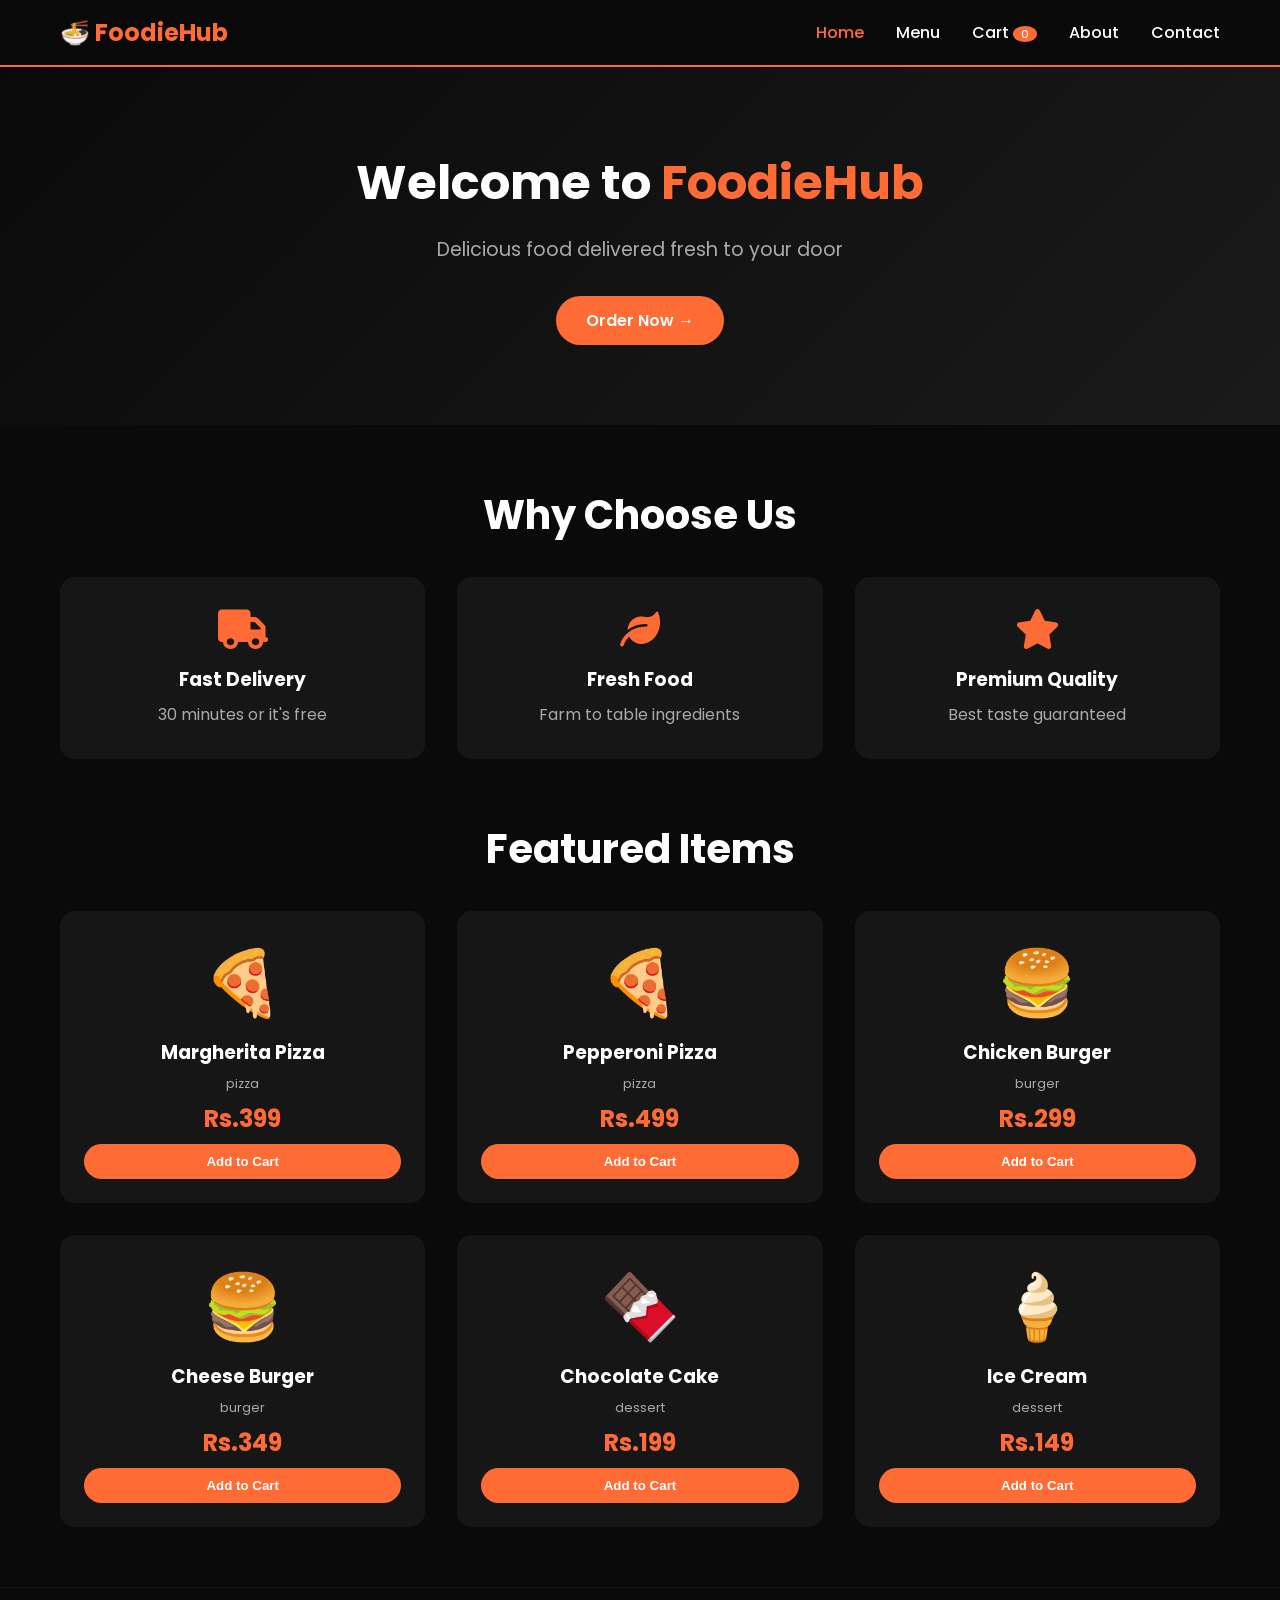
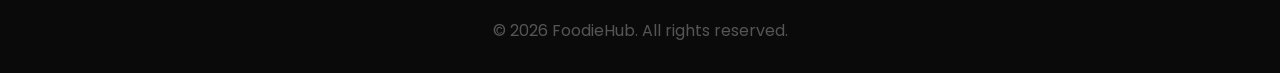
<file: index.html>
<!DOCTYPE html>
<html lang="en">
<head>
    <meta charset="UTF-8">
    <meta name="viewport" content="width=device-width, initial-scale=1.0">
    <title>FoodieHub - Home</title>
    <link rel="stylesheet" href="style.css">
    <link href="https://fonts.googleapis.com/css2?family=Poppins:wght@300;400;600;700&display=swap" rel="stylesheet">
    <link rel="stylesheet" href="https://cdnjs.cloudflare.com/ajax/libs/font-awesome/6.0.0/css/all.min.css">
</head>
<body>

    <!-- ===== NAVBAR ===== -->
    <nav class="navbar">
        <div class="container">
            <div class="logo">🍜 FoodieHub</div>
            <ul class="nav-links">
                <li><a href="index.html" class="active">Home</a></li>
                <li><a href="menu.html">Menu</a></li>
                <li><a href="cart.html">Cart <span id="cartCount">0</span></a></li>
                <li><a href="about.html">About</a></li>
                <li><a href="contact.html">Contact</a></li>
            </ul>
            <div class="hamburger" onclick="toggleMenu()">☰</div>
        </div>
    </nav>

    <!-- ===== HERO ===== -->
    <section class="hero">
        <div class="container">
            <div class="hero-content">
                <h1>Welcome to <span>FoodieHub</span></h1>
                <p>Delicious food delivered fresh to your door</p>
                <a href="menu.html" class="btn-primary">Order Now →</a>
            </div>
        </div>
    </section>

    <!-- ===== FEATURES ===== -->
    <section class="features">
        <div class="container">
            <h2 class="section-title">Why Choose Us</h2>
            <div class="features-grid">
                <div class="feature-card">
                    <i class="fas fa-truck"></i>
                    <h3>Fast Delivery</h3>
                    <p>30 minutes or it's free</p>
                </div>
                <div class="feature-card">
                    <i class="fas fa-leaf"></i>
                    <h3>Fresh Food</h3>
                    <p>Farm to table ingredients</p>
                </div>
                <div class="feature-card">
                    <i class="fas fa-star"></i>
                    <h3>Premium Quality</h3>
                    <p>Best taste guaranteed</p>
                </div>
            </div>
        </div>
    </section>

    <!-- ===== FEATURED ITEMS ===== -->
    <section class="featured">
        <div class="container">
            <h2 class="section-title">Featured Items</h2>
            <div class="products-grid" id="featuredProducts"></div>
        </div>
    </section>

    <!-- ===== FOOTER ===== -->
    <footer>
        <div class="container">
            <p>&copy; 2026 FoodieHub. All rights reserved.</p>
        </div>
    </footer>

    <script src="script.js"></script>
</body>
</html>
</file>
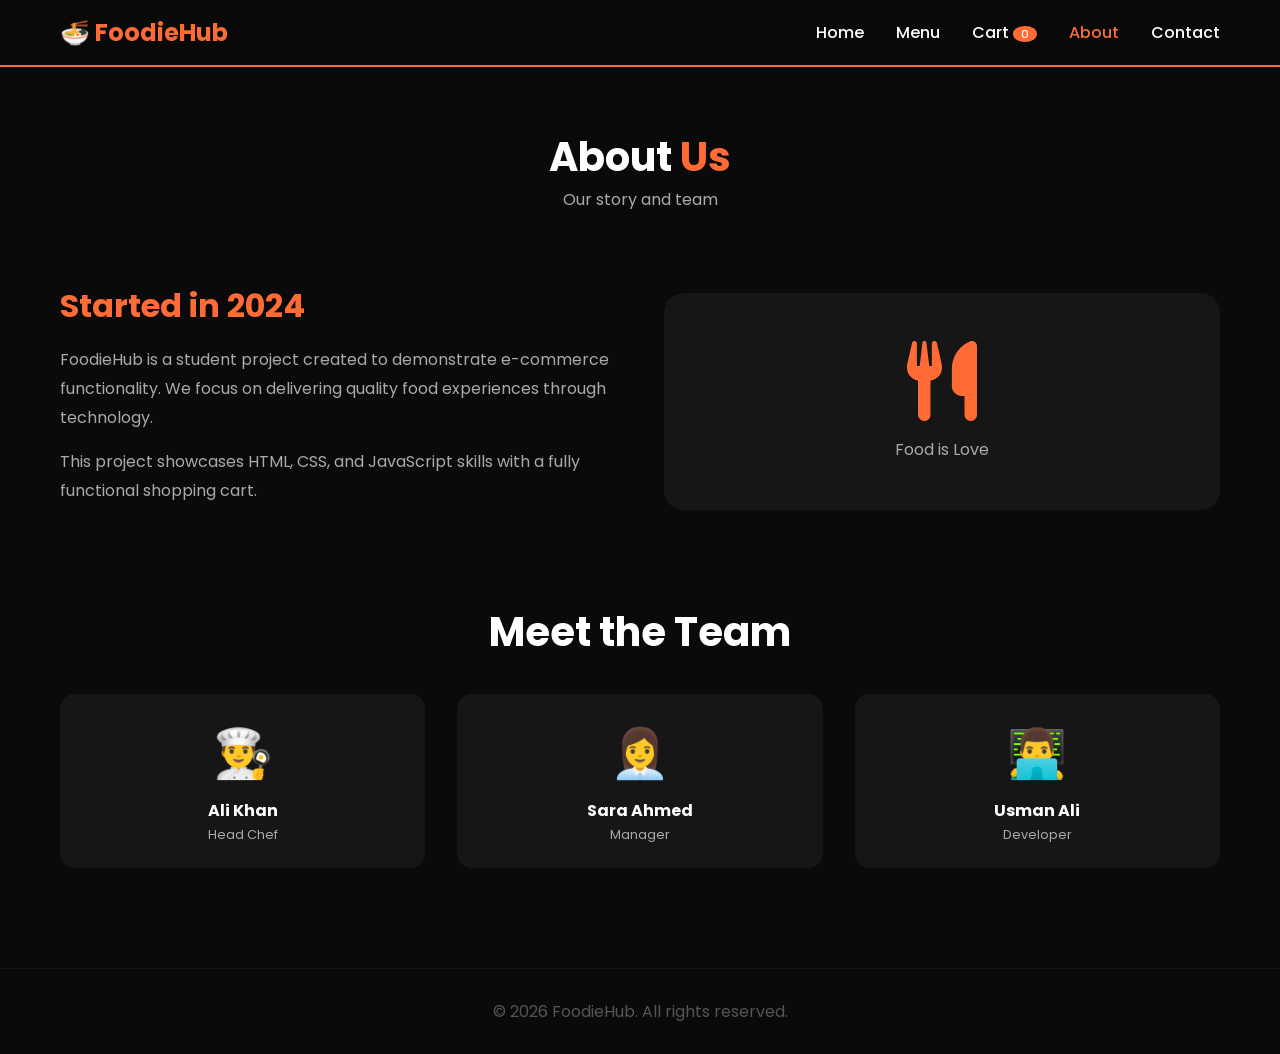
<file: about.html>
<!DOCTYPE html>
<html lang="en">
<head>
    <meta charset="UTF-8">
    <meta name="viewport" content="width=device-width, initial-scale=1.0">
    <title>FoodieHub - About</title>
    <link rel="stylesheet" href="style.css">
    <link href="https://fonts.googleapis.com/css2?family=Poppins:wght@300;400;600;700&display=swap" rel="stylesheet">
    <link rel="stylesheet" href="https://cdnjs.cloudflare.com/ajax/libs/font-awesome/6.0.0/css/all.min.css">
</head>
<body>

    <!-- ===== NAVBAR ===== -->
    <nav class="navbar">
        <div class="container">
            <div class="logo">🍜 FoodieHub</div>
            <ul class="nav-links">
                <li><a href="index.html">Home</a></li>
                <li><a href="menu.html">Menu</a></li>
                <li><a href="cart.html">Cart <span id="cartCount">0</span></a></li>
                <li><a href="about.html" class="active">About</a></li>
                <li><a href="contact.html">Contact</a></li>
            </ul>
            <div class="hamburger" onclick="toggleMenu()">☰</div>
        </div>
    </nav>

    <!-- ===== PAGE HEADER ===== -->
    <div class="page-header">
        <div class="container">
            <h1>About <span>Us</span></h1>
            <p>Our story and team</p>
        </div>
    </div>

    <!-- ===== ABOUT CONTENT ===== -->
    <section class="about-section">
        <div class="container">
            <div class="about-grid">
                <div class="about-text">
                    <h2>Started in 2024</h2>
                    <p>FoodieHub is a student project created to demonstrate e-commerce functionality. We focus on delivering quality food experiences through technology.</p>
                    <p>This project showcases HTML, CSS, and JavaScript skills with a fully functional shopping cart.</p>
                </div>
                <div class="about-image">
                    <div class="image-placeholder">
                        <i class="fas fa-utensils"></i>
                        <p>Food is Love</p>
                    </div>
                </div>
            </div>
        </div>
    </section>

    <!-- ===== TEAM ===== -->
    <section class="team">
        <div class="container">
            <h2 class="section-title">Meet the Team</h2>
            <div class="team-grid" id="teamGrid"></div>
        </div>
    </section>

    <footer>
        <div class="container">
            <p>&copy; 2026 FoodieHub. All rights reserved.</p>
        </div>
    </footer>

    <script src="script.js"></script>
</body>
</html>
</file>
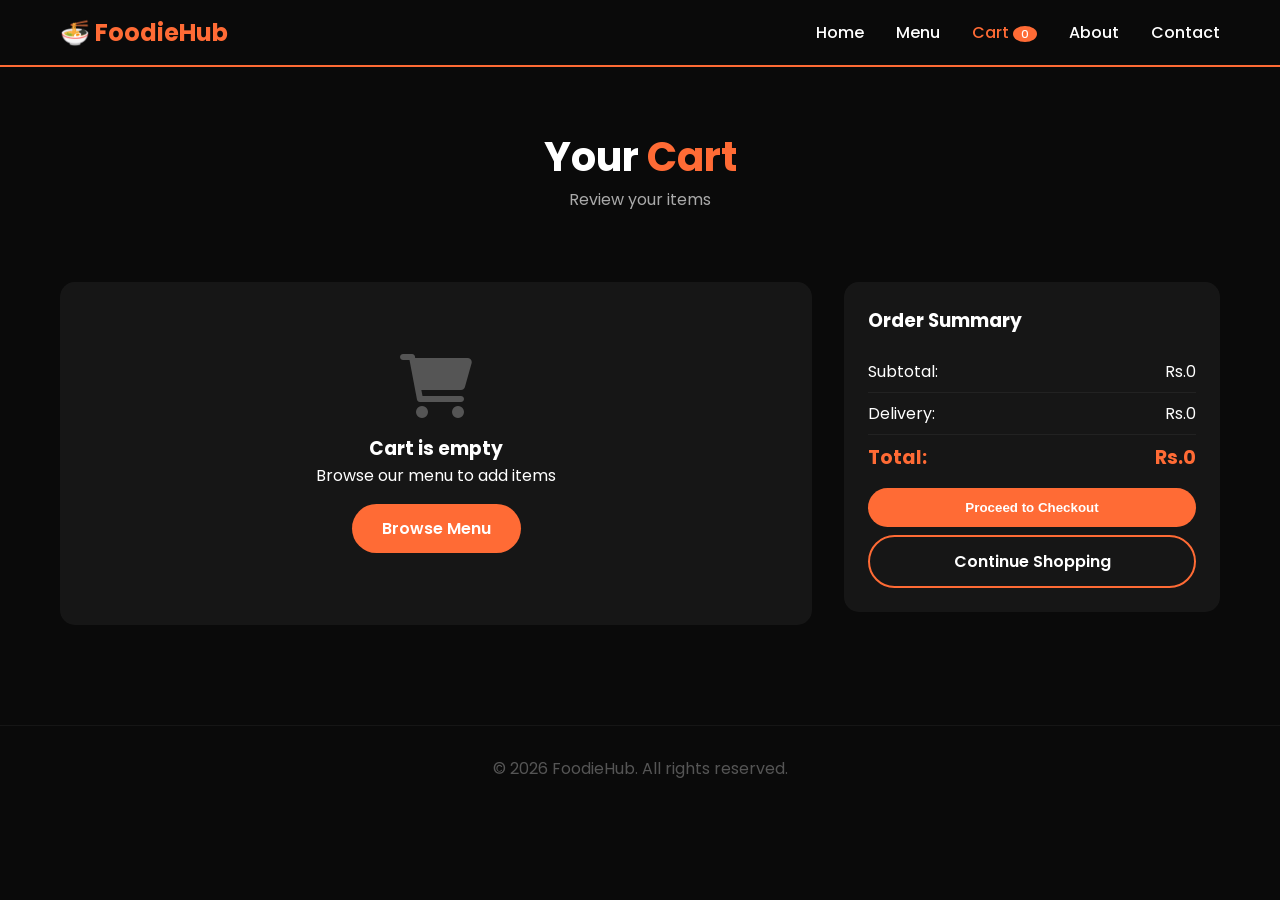
<file: cart.html>
<!DOCTYPE html>
<html lang="en">
<head>
    <meta charset="UTF-8">
    <meta name="viewport" content="width=device-width, initial-scale=1.0">
    <title>FoodieHub - Cart</title>
    <link rel="stylesheet" href="style.css">
    <link href="https://fonts.googleapis.com/css2?family=Poppins:wght@300;400;600;700&display=swap" rel="stylesheet">
    <link rel="stylesheet" href="https://cdnjs.cloudflare.com/ajax/libs/font-awesome/6.0.0/css/all.min.css">
</head>
<body>

    <!-- ===== NAVBAR ===== -->
    <nav class="navbar">
        <div class="container">
            <div class="logo">🍜 FoodieHub</div>
            <ul class="nav-links">
                <li><a href="index.html">Home</a></li>
                <li><a href="menu.html">Menu</a></li>
                <li><a href="cart.html" class="active">Cart <span id="cartCount">0</span></a></li>
                <li><a href="about.html">About</a></li>
                <li><a href="contact.html">Contact</a></li>
            </ul>
            <div class="hamburger" onclick="toggleMenu()">☰</div>
        </div>
    </nav>

    <!-- ===== PAGE HEADER ===== -->
    <div class="page-header">
        <div class="container">
            <h1>Your <span>Cart</span></h1>
            <p>Review your items</p>
        </div>
    </div>

    <!-- ===== CART ===== -->
    <section class="cart-section">
        <div class="container">
            <div class="cart-container">
                <div class="cart-items" id="cartItems"></div>
                <div class="cart-summary" id="cartSummary">
                    <h3>Order Summary</h3>
                    <div class="summary-row">
                        <span>Subtotal:</span>
                        <span id="subtotal">Rs.0</span>
                    </div>
                    <div class="summary-row">
                        <span>Delivery:</span>
                        <span id="delivery">Rs.0</span>
                    </div>
                    <div class="summary-row total">
                        <span>Total:</span>
                        <span id="total">Rs.0</span>
                    </div>
                    <button class="btn-primary" onclick="checkout()">Proceed to Checkout</button>
                    <a href="menu.html" class="btn-secondary">Continue Shopping</a>
                </div>
            </div>
        </div>
    </section>

    <footer>
        <div class="container">
            <p>&copy; 2026 FoodieHub. All rights reserved.</p>
        </div>
    </footer>

    <script src="script.js"></script>
</body>
</html>
</file>
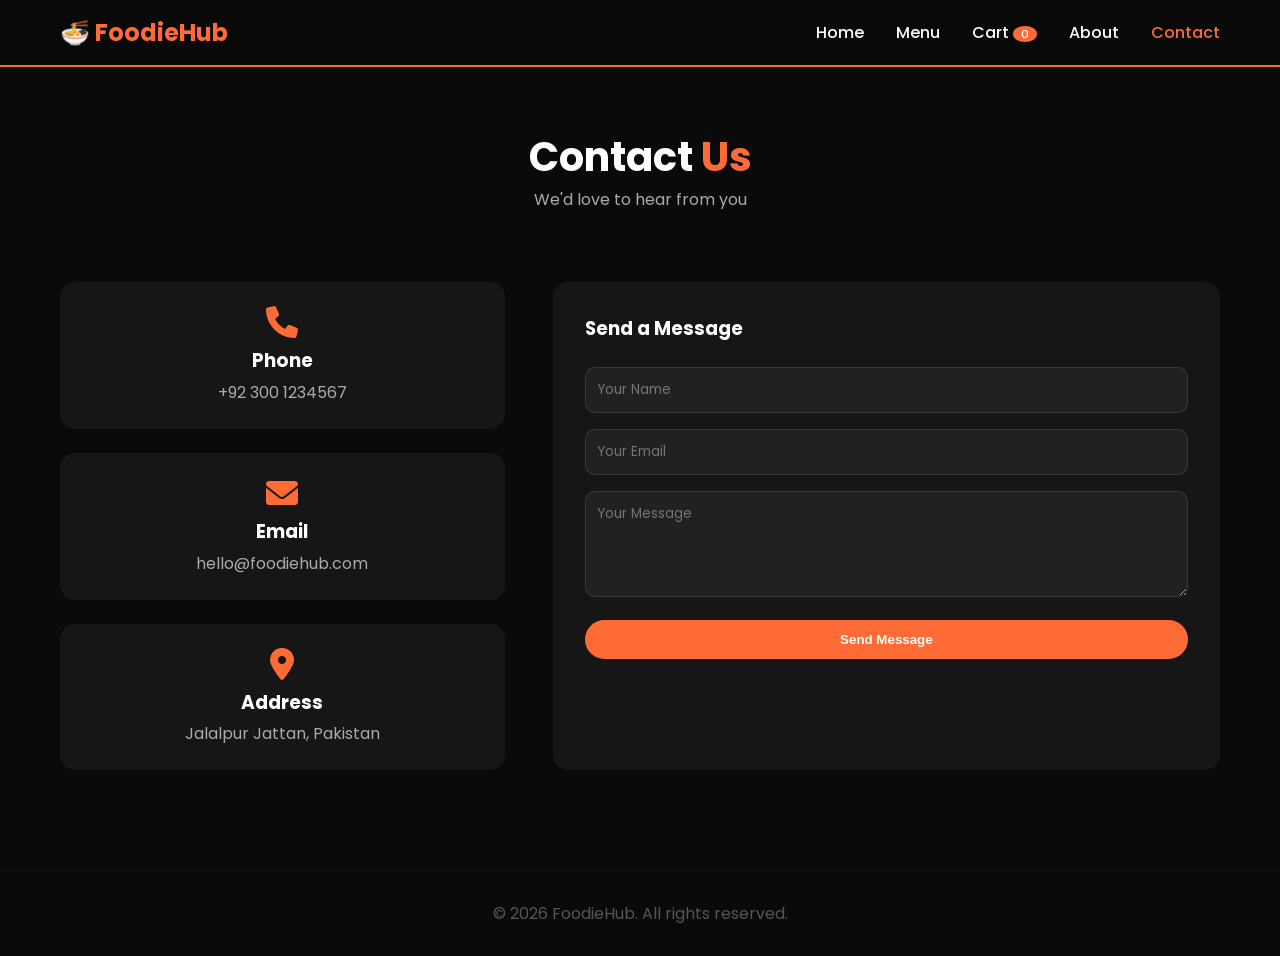
<file: contact.html>
<!DOCTYPE html>
<html lang="en">
<head>
    <meta charset="UTF-8">
    <meta name="viewport" content="width=device-width, initial-scale=1.0">
    <title>FoodieHub - Contact</title>
    <link rel="stylesheet" href="style.css">
    <link href="https://fonts.googleapis.com/css2?family=Poppins:wght@300;400;600;700&display=swap" rel="stylesheet">
    <link rel="stylesheet" href="https://cdnjs.cloudflare.com/ajax/libs/font-awesome/6.0.0/css/all.min.css">
</head>
<body>

    <!-- ===== NAVBAR ===== -->
    <nav class="navbar">
        <div class="container">
            <div class="logo">🍜 FoodieHub</div>
            <ul class="nav-links">
                <li><a href="index.html">Home</a></li>
                <li><a href="menu.html">Menu</a></li>
                <li><a href="cart.html">Cart <span id="cartCount">0</span></a></li>
                <li><a href="about.html">About</a></li>
                <li><a href="contact.html" class="active">Contact</a></li>
            </ul>
            <div class="hamburger" onclick="toggleMenu()">☰</div>
        </div>
    </nav>

    <!-- ===== PAGE HEADER ===== -->
    <div class="page-header">
        <div class="container">
            <h1>Contact <span>Us</span></h1>
            <p>We'd love to hear from you</p>
        </div>
    </div>

    <!-- ===== CONTACT ===== -->
    <section class="contact-section">
        <div class="container">
            <div class="contact-grid">
                <div class="contact-info">
                    <div class="info-card">
                        <i class="fas fa-phone"></i>
                        <h3>Phone</h3>
                        <p>+92 300 1234567</p>
                    </div>
                    <div class="info-card">
                        <i class="fas fa-envelope"></i>
                        <h3>Email</h3>
                        <p>hello@foodiehub.com</p>
                    </div>
                    <div class="info-card">
                        <i class="fas fa-map-marker-alt"></i>
                        <h3>Address</h3>
                        <p>Jalalpur Jattan, Pakistan</p>
                    </div>
                </div>
                <div class="contact-form">
                    <h3>Send a Message</h3>
                    <form id="contactForm">
                        <input type="text" placeholder="Your Name" required>
                        <input type="email" placeholder="Your Email" required>
                        <textarea rows="4" placeholder="Your Message" required></textarea>
                        <button type="submit" class="btn-primary">Send Message</button>
                    </form>
                </div>
            </div>
        </div>
    </section>

    <footer>
        <div class="container">
            <p>&copy; 2026 FoodieHub. All rights reserved.</p>
        </div>
    </footer>

    <script src="script.js"></script>
</body>
</html>
</file>
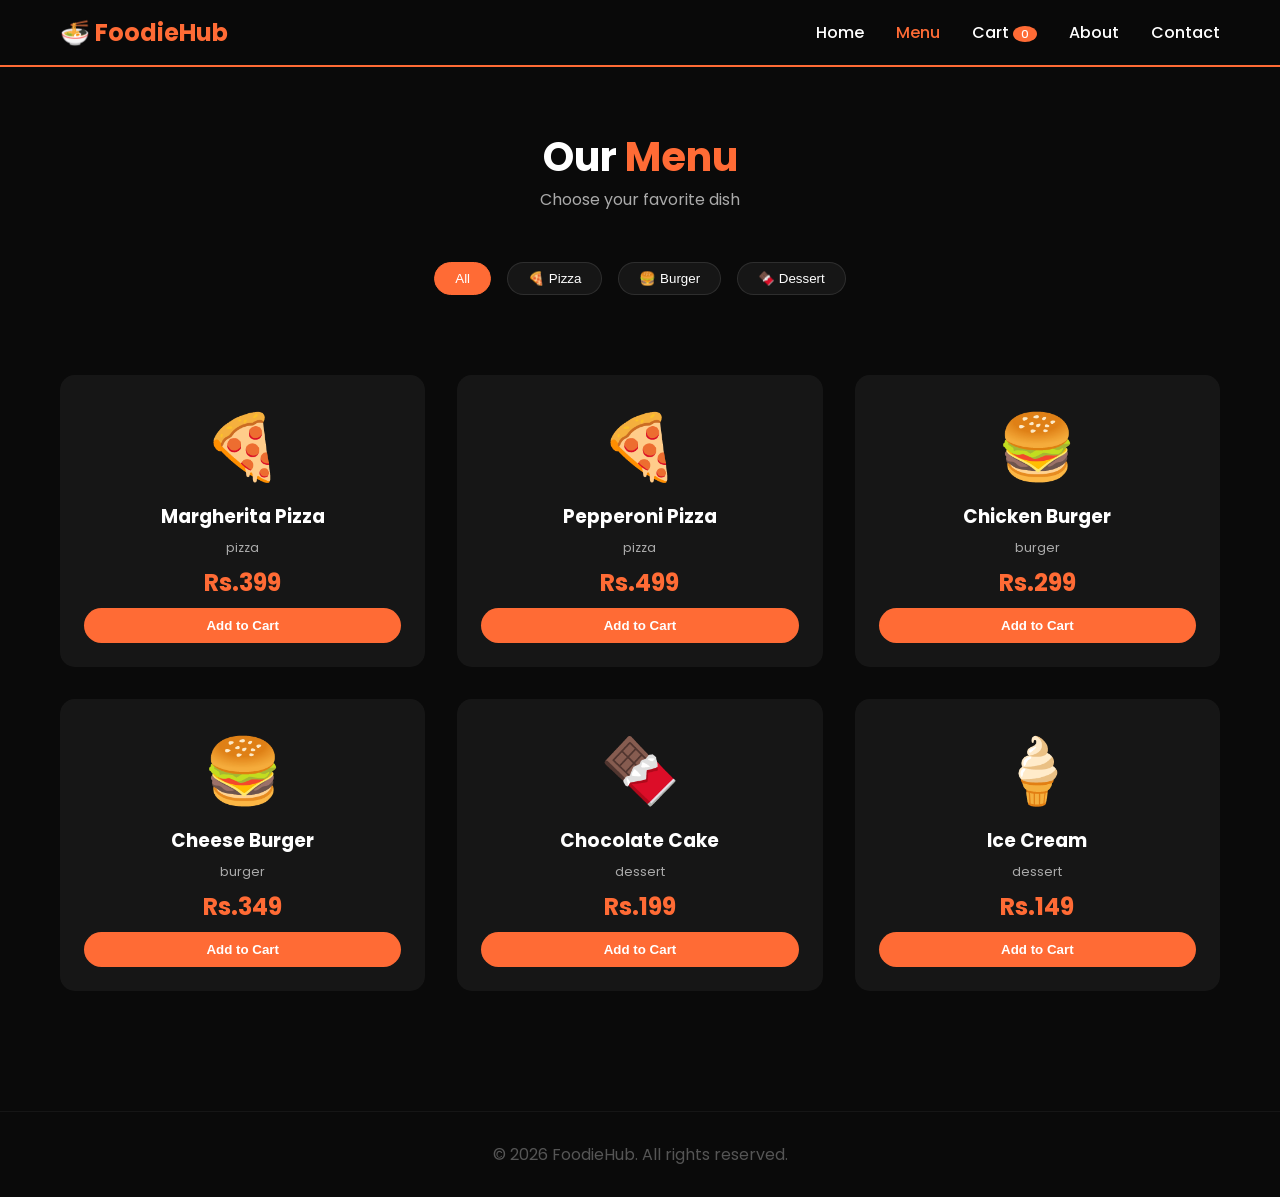
<file: menu.html>
<!DOCTYPE html>
<html lang="en">
<head>
    <meta charset="UTF-8">
    <meta name="viewport" content="width=device-width, initial-scale=1.0">
    <title>FoodieHub - Menu</title>
    <link rel="stylesheet" href="style.css">
    <link href="https://fonts.googleapis.com/css2?family=Poppins:wght@300;400;600;700&display=swap" rel="stylesheet">
    <link rel="stylesheet" href="https://cdnjs.cloudflare.com/ajax/libs/font-awesome/6.0.0/css/all.min.css">
</head>
<body>

    <!-- ===== NAVBAR ===== -->
    <nav class="navbar">
        <div class="container">
            <div class="logo">🍜 FoodieHub</div>
            <ul class="nav-links">
                <li><a href="index.html">Home</a></li>
                <li><a href="menu.html" class="active">Menu</a></li>
                <li><a href="cart.html">Cart <span id="cartCount">0</span></a></li>
                <li><a href="about.html">About</a></li>
                <li><a href="contact.html">Contact</a></li>
            </ul>
            <div class="hamburger" onclick="toggleMenu()">☰</div>
        </div>
    </nav>

    <!-- ===== PAGE HEADER ===== -->
    <div class="page-header">
        <div class="container">
            <h1>Our <span>Menu</span></h1>
            <p>Choose your favorite dish</p>
        </div>
    </div>

    <!-- ===== FILTERS ===== -->
    <section class="filters">
        <div class="container">
            <button class="filter-btn active" data-filter="all">All</button>
            <button class="filter-btn" data-filter="pizza">🍕 Pizza</button>
            <button class="filter-btn" data-filter="burger">🍔 Burger</button>
            <button class="filter-btn" data-filter="dessert">🍫 Dessert</button>
        </div>
    </section>

    <!-- ===== PRODUCTS ===== -->
    <section class="products">
        <div class="container">
            <div class="products-grid" id="menuProducts"></div>
        </div>
    </section>

    <footer>
        <div class="container">
            <p>&copy; 2026 FoodieHub. All rights reserved.</p>
        </div>
    </footer>

    <script src="script.js"></script>
</body>
</html>
</file>
<file: style.css>
/* ===== RESET ===== */
* {
    margin: 0;
    padding: 0;
    box-sizing: border-box;
}

body {
    font-family: 'Poppins', sans-serif;
    background: #0a0a0a;
    color: #fff;
}

.container {
    max-width: 1200px;
    margin: 0 auto;
    padding: 0 20px;
}

/* ===== NAVBAR ===== */
.navbar {
    background: rgba(10, 10, 10, 0.95);
    padding: 15px 0;
    border-bottom: 2px solid #ff6b35;
    position: sticky;
    top: 0;
    z-index: 100;
}

.navbar .container {
    display: flex;
    justify-content: space-between;
    align-items: center;
}

.logo {
    font-size: 1.5rem;
    font-weight: 700;
    color: #ff6b35;
}

.nav-links {
    display: flex;
    list-style: none;
    gap: 2rem;
}

.nav-links a {
    color: #fff;
    text-decoration: none;
    font-weight: 500;
    transition: color 0.3s;
}

.nav-links a:hover,
.nav-links a.active {
    color: #ff6b35;
}

.nav-links a span {
    background: #ff6b35;
    color: #fff;
    padding: 0 8px;
    border-radius: 50%;
    font-size: 0.7rem;
}

.hamburger {
    display: none;
    font-size: 1.5rem;
    cursor: pointer;
}

/* ===== HERO ===== */
.hero {
    padding: 80px 0;
    background: linear-gradient(135deg, #0a0a0a, #1a1a1a);
    text-align: center;
}

.hero h1 {
    font-size: 3rem;
    margin-bottom: 1rem;
}

.hero h1 span {
    color: #ff6b35;
}

.hero p {
    font-size: 1.2rem;
    color: #aaa;
    margin-bottom: 2rem;
}

/* ===== BUTTONS ===== */
.btn-primary {
    display: inline-block;
    padding: 12px 30px;
    background: #ff6b35;
    color: #fff;
    border: none;
    border-radius: 50px;
    font-weight: 600;
    text-decoration: none;
    cursor: pointer;
    transition: background 0.3s;
}

.btn-primary:hover {
    background: #e55a2b;
}

.btn-secondary {
    display: inline-block;
    padding: 12px 30px;
    background: transparent;
    color: #fff;
    border: 2px solid #ff6b35;
    border-radius: 50px;
    font-weight: 600;
    text-decoration: none;
    cursor: pointer;
    transition: all 0.3s;
}

.btn-secondary:hover {
    background: #ff6b35;
}

/* ===== SECTION TITLE ===== */
.section-title {
    text-align: center;
    font-size: 2.5rem;
    margin-bottom: 2rem;
    color: #fff;
}

.section-title span {
    color: #ff6b35;
}

/* ===== FEATURES ===== */
.features {
    padding: 60px 0;
}

.features-grid {
    display: grid;
    grid-template-columns: repeat(auto-fit, minmax(250px, 1fr));
    gap: 2rem;
}

.feature-card {
    background: rgba(255, 255, 255, 0.05);
    padding: 2rem;
    border-radius: 15px;
    text-align: center;
    transition: transform 0.3s;
}

.feature-card:hover {
    transform: translateY(-5px);
}

.feature-card i {
    font-size: 2.5rem;
    color: #ff6b35;
    margin-bottom: 1rem;
}

.feature-card h3 {
    margin-bottom: 0.5rem;
}

.feature-card p {
    color: #aaa;
}

/* ===== PRODUCTS ===== */
.products {
    padding: 60px 0;
}

.products-grid {
    display: grid;
    grid-template-columns: repeat(auto-fill, minmax(280px, 1fr));
    gap: 2rem;
}

.product-card {
    background: rgba(255, 255, 255, 0.05);
    padding: 1.5rem;
    border-radius: 15px;
    text-align: center;
    transition: transform 0.3s;
}

.product-card:hover {
    transform: translateY(-5px);
}

.product-card .emoji {
    font-size: 4rem;
    display: block;
    margin-bottom: 0.5rem;
}

.product-card h3 {
    margin-bottom: 0.5rem;
}

.product-card .category {
    color: #aaa;
    font-size: 0.8rem;
    margin-bottom: 0.5rem;
}

.product-card .price {
    font-size: 1.5rem;
    color: #ff6b35;
    font-weight: 700;
    margin: 0.5rem 0;
}

.product-card button {
    width: 100%;
    padding: 10px;
    background: #ff6b35;
    border: none;
    border-radius: 50px;
    color: #fff;
    font-weight: 600;
    cursor: pointer;
    transition: background 0.3s;
}

.product-card button:hover {
    background: #e55a2b;
}

/* ===== FILTERS ===== */
.filters {
    padding: 20px 0;
}

.filters .container {
    display: flex;
    gap: 1rem;
    justify-content: center;
    flex-wrap: wrap;
}

.filter-btn {
    padding: 8px 20px;
    background: rgba(255, 255, 255, 0.05);
    border: 1px solid rgba(255, 255, 255, 0.1);
    border-radius: 50px;
    color: #fff;
    cursor: pointer;
    transition: all 0.3s;
}

.filter-btn:hover,
.filter-btn.active {
    background: #ff6b35;
    border-color: #ff6b35;
}

/* ===== PAGE HEADER ===== */
.page-header {
    padding: 60px 0 30px;
    text-align: center;
}

.page-header h1 {
    font-size: 2.5rem;
}

.page-header h1 span {
    color: #ff6b35;
}

.page-header p {
    color: #aaa;
}

/* ===== CART ===== */
.cart-section {
    padding: 40px 0;
}

.cart-container {
    display: grid;
    grid-template-columns: 2fr 1fr;
    gap: 2rem;
}

.cart-items {
    background: rgba(255, 255, 255, 0.05);
    border-radius: 15px;
    padding: 1.5rem;
    min-height: 200px;
}

.cart-item {
    display: flex;
    justify-content: space-between;
    align-items: center;
    padding: 1rem 0;
    border-bottom: 1px solid rgba(255, 255, 255, 0.1);
}

.cart-item-info h4 {
    margin-bottom: 0.2rem;
}

.cart-item-info span {
    color: #ff6b35;
    font-weight: 600;
}

.cart-item-actions {
    display: flex;
    align-items: center;
    gap: 0.5rem;
}

.cart-item-actions button {
    background: rgba(255, 255, 255, 0.1);
    border: none;
    color: #fff;
    width: 30px;
    height: 30px;
    border-radius: 50%;
    cursor: pointer;
}

.cart-item-actions .remove {
    color: #ff4444;
}

.cart-summary {
    background: rgba(255, 255, 255, 0.05);
    border-radius: 15px;
    padding: 1.5rem;
    height: fit-content;
    position: sticky;
    top: 100px;
}

.cart-summary h3 {
    margin-bottom: 1rem;
}

.summary-row {
    display: flex;
    justify-content: space-between;
    padding: 0.5rem 0;
    border-bottom: 1px solid rgba(255, 255, 255, 0.05);
}

.summary-row.total {
    font-size: 1.2rem;
    font-weight: 700;
    border-bottom: none;
    color: #ff6b35;
}

.cart-summary .btn-primary,
.cart-summary .btn-secondary {
    width: 100%;
    text-align: center;
    margin-top: 0.5rem;
}

.empty-cart {
    text-align: center;
    padding: 3rem 0;
}

.empty-cart i {
    font-size: 4rem;
    color: #555;
    margin-bottom: 1rem;
}

/* ===== ABOUT ===== */
.about-section {
    padding: 40px 0;
}

.about-grid {
    display: grid;
    grid-template-columns: 1fr 1fr;
    gap: 3rem;
    align-items: center;
}

.about-text h2 {
    font-size: 2rem;
    margin-bottom: 1rem;
    color: #ff6b35;
}

.about-text p {
    color: #aaa;
    line-height: 1.8;
    margin-bottom: 1rem;
}

.image-placeholder {
    background: rgba(255, 255, 255, 0.05);
    padding: 3rem;
    border-radius: 20px;
    text-align: center;
}

.image-placeholder i {
    font-size: 5rem;
    color: #ff6b35;
}

.image-placeholder p {
    color: #aaa;
    margin-top: 1rem;
}

/* ===== TEAM ===== */
.team {
    padding: 40px 0;
}

.team-grid {
    display: grid;
    grid-template-columns: repeat(auto-fit, minmax(200px, 1fr));
    gap: 2rem;
}

.team-card {
    background: rgba(255, 255, 255, 0.05);
    padding: 1.5rem;
    border-radius: 15px;
    text-align: center;
}

.team-card .avatar {
    font-size: 3rem;
    display: block;
    margin-bottom: 0.5rem;
}

.team-card h4 {
    margin-bottom: 0.2rem;
}

.team-card p {
    color: #aaa;
    font-size: 0.8rem;
}

/* ===== CONTACT ===== */
.contact-section {
    padding: 40px 0;
}

.contact-grid {
    display: grid;
    grid-template-columns: 1fr 1.5fr;
    gap: 3rem;
}

.contact-info {
    display: grid;
    gap: 1.5rem;
}

.info-card {
    background: rgba(255, 255, 255, 0.05);
    padding: 1.5rem;
    border-radius: 15px;
    text-align: center;
}

.info-card i {
    font-size: 2rem;
    color: #ff6b35;
    margin-bottom: 0.5rem;
}

.info-card h3 {
    margin-bottom: 0.3rem;
}

.info-card p {
    color: #aaa;
}

.contact-form {
    background: rgba(255, 255, 255, 0.05);
    padding: 2rem;
    border-radius: 15px;
}

.contact-form h3 {
    margin-bottom: 1.5rem;
}

.contact-form input,
.contact-form textarea {
    width: 100%;
    padding: 12px;
    background: rgba(255, 255, 255, 0.05);
    border: 1px solid rgba(255, 255, 255, 0.1);
    border-radius: 10px;
    color: #fff;
    margin-bottom: 1rem;
    font-family: inherit;
}

.contact-form input:focus,
.contact-form textarea:focus {
    outline: none;
    border-color: #ff6b35;
}

.contact-form .btn-primary {
    width: 100%;
}

/* ===== FOOTER ===== */
footer {
    padding: 30px 0;
    text-align: center;
    border-top: 1px solid rgba(255, 255, 255, 0.05);
    margin-top: 60px;
}

footer p {
    color: #555;
}

/* ===== TOAST ===== */
.toast {
    position: fixed;
    bottom: 20px;
    right: 20px;
    background: #ff6b35;
    padding: 12px 25px;
    border-radius: 50px;
    z-index: 1000;
    animation: slideIn 0.3s ease;
}

@keyframes slideIn {
    from {
        transform: translateX(100%);
        opacity: 0;
    }
    to {
        transform: translateX(0);
        opacity: 1;
    }
}

/* ===== RESPONSIVE ===== */
@media (max-width: 768px) {
    .nav-links {
        display: none;
        flex-direction: column;
        position: absolute;
        top: 60px;
        left: 0;
        right: 0;
        background: #0a0a0a;
        padding: 1rem;
        text-align: center;
        border-bottom: 2px solid #ff6b35;
    }

    .nav-links.active {
        display: flex;
    }

    .hamburger {
        display: block;
    }

    .hero h1 {
        font-size: 2rem;
    }

    .about-grid,
    .contact-grid {
        grid-template-columns: 1fr;
    }

    .cart-container {
        grid-template-columns: 1fr;
    }

    .cart-summary {
        position: static;
    }
}
</file>
